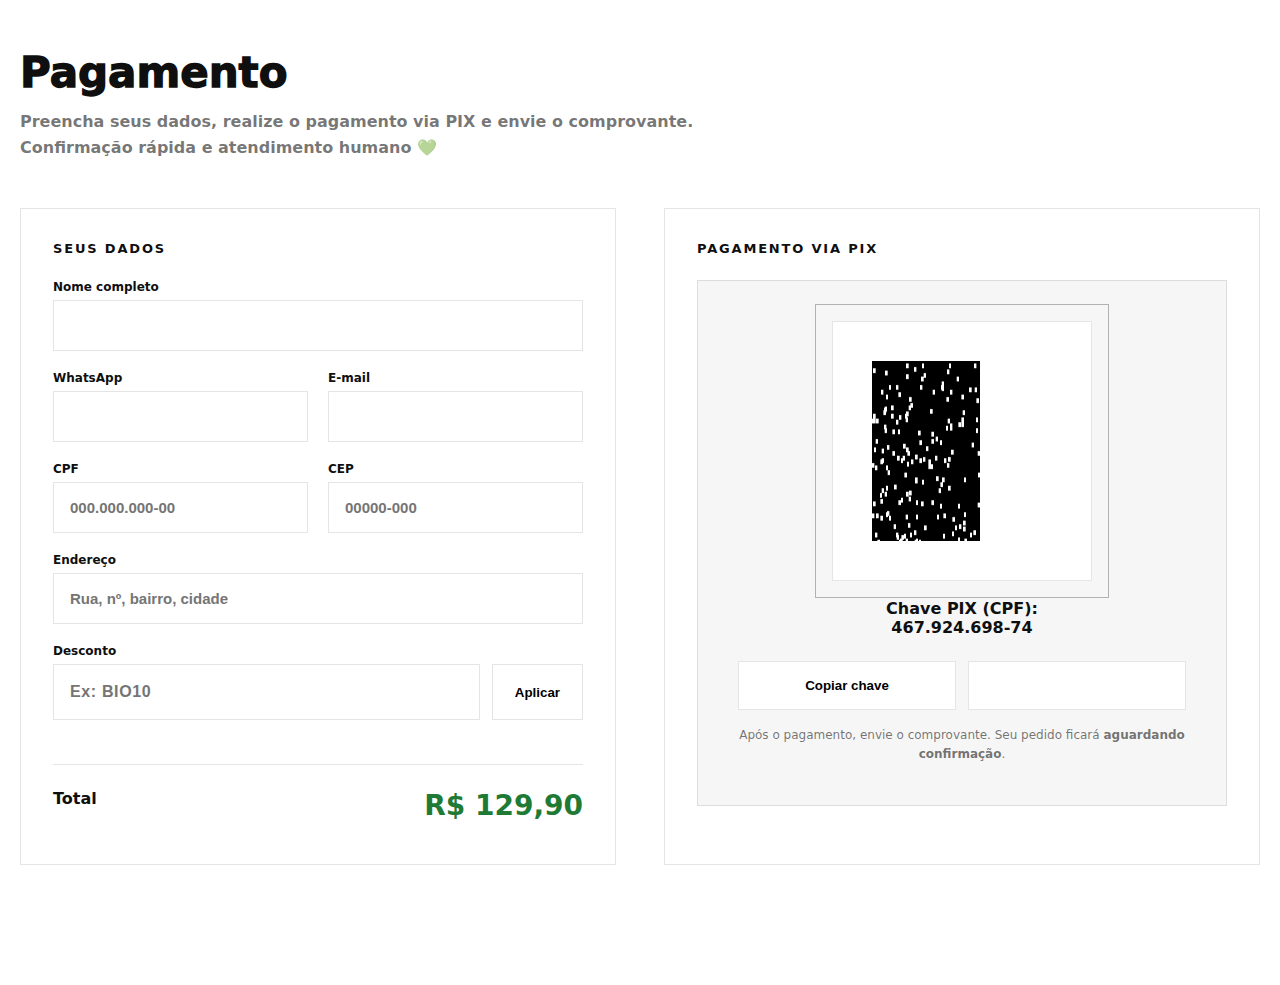
<file: pagamento.html>
<!doctype html>
<html lang="pt-BR">
  <head>
    <meta charset="UTF-8" />
    <meta name="viewport" content="width=device-width, initial-scale=1.0" />
    <title>Pagamento | BioVida</title>

    <style>
      :root {
        --ink: #0f0f10;
        --muted: rgba(0, 0, 0, 0.55);
        --line: rgba(0, 0, 0, 0.1);
        --soft: #f6f6f6;
        --green: #1e7a34;
      }

      * {
        box-sizing: border-box;
        border-radius: 0;
      }
      body {
        margin: 0;
        font-family:
          system-ui,
          -apple-system,
          Segoe UI,
          Roboto,
          Inter,
          Arial;
        color: var(--ink);
        background: #fff;
      }

      /* ===== LAYOUT GRANDE ===== */
      .page {
        max-width: 1280px;
        margin: auto;
        padding: 48px 20px 120px;
      }

      .hero {
        max-width: 720px;
        margin-bottom: 48px;
      }
      .hero h1 {
        margin: 0;
        font-size: 42px;
        font-weight: 950;
      }
      .hero p {
        margin: 12px 0 0;
        color: var(--muted);
        font-weight: 600;
        line-height: 1.6;
      }

      .grid {
        display: grid;
        grid-template-columns: 1fr 1fr;
        gap: 48px;
      }
      @media (max-width: 900px) {
        .grid {
          grid-template-columns: 1fr;
        }
      }

      /* ===== BLOCO ===== */
      .block {
        border: 1px solid var(--line);
        padding: 32px;
        background: #fff;
      }
      .block h2 {
        margin: 0 0 24px;
        font-size: 13px;
        letter-spacing: 0.14em;
        font-weight: 900;
        text-transform: uppercase;
      }

      /* ===== FORM ===== */
      .form {
        display: grid;
        grid-template-columns: 1fr 1fr;
        gap: 20px;
      }
      .full {
        grid-column: 1/-1;
      }

      label {
        font-size: 12px;
        font-weight: 900;
        margin-bottom: 6px;
        display: block;
      }

      input,
      select {
        width: 100%;
        padding: 16px;
        border: 1px solid var(--line);
        font-size: 15px;
        font-weight: 700;
      }

      input:focus,
      select:focus {
        outline: none;
        border-color: #000;
      }

      /* ===== DESCONTO ===== */
      .coupon {
        display: flex;
        gap: 12px;
      }
      .coupon input {
        height: 56px;
        font-size: 16px;
        letter-spacing: 0.04em;
      }
      .coupon button {
        height: 56px;
        padding: 0 22px;
        border: 1px solid var(--line);
        background: #fff;
        font-weight: 900;
        cursor: pointer;
      }

      /* ===== TOTAL ===== */
      .totalBox {
        margin-top: 24px;
        border-top: 1px solid var(--line);
        padding-top: 24px;
      }
      .totalRow {
        display: flex;
        justify-content: space-between;
        font-weight: 900;
        margin-bottom: 10px;
      }
      .total {
        font-size: 28px;
        color: var(--green);
      }

      /* ===== PIX ===== */
      .pixWrap {
        display: grid;
        place-items: center;
        text-align: center;
        padding: 40px;
        background: var(--soft);
        border: 1px solid var(--line);
      }

      .qrBox {
        position: relative;
        width: 260px;
        height: 260px;
        background: #fff;
        display: grid;
        place-items: center;
        border: 1px solid var(--line);
      }

      /* animação */
      .qrBox::before,
      .qrBox::after {
        content: "";
        position: absolute;
        inset: -18px;
        border: 1px solid rgba(0, 0, 0, 0.15);
        animation: ring 1.8s infinite;
      }
      .qrBox::after {
        animation-delay: 0.4s;
      }

      @keyframes ring {
        0% {
          opacity: 0;
          transform: scale(0.98);
        }
        50% {
          opacity: 0.7;
          transform: scale(1.02);
        }
        100% {
          opacity: 0;
          transform: scale(1.06);
        }
      }

      canvas {
        width: 180px;
        height: 180px;
      }

      .pixKey {
        margin-top: 18px;
        font-weight: 900;
      }

      .pixBtns {
        display: flex;
        gap: 12px;
        margin-top: 24px;
        width: 100%;
      }
      .pixBtns button {
        flex: 1;
        padding: 16px;
        border: 1px solid var(--line);
        background: #fff;
        font-weight: 900;
        cursor: pointer;
      }
      .primary {
        background: #000;
        color: #fff;
        border-color: #000;
      }

      /* ===== FOOT ===== */
      .note {
        margin-top: 16px;
        font-size: 12px;
        color: var(--muted);
        line-height: 1.6;
      }
    </style>
  </head>

  <body>
    <main class="page">
      <section class="hero">
        <h1>Pagamento</h1>
        <p>
          Preencha seus dados, realize o pagamento via PIX e envie o
          comprovante. Confirmação rápida e atendimento humano 💚
        </p>
      </section>

      <section class="grid">
        <!-- DADOS DO CLIENTE -->
        <div class="block">
          <h2>Seus dados</h2>

          <form id="form" class="form">
            <div class="full">
              <label>Nome completo</label>
              <input id="name" required />
            </div>

            <div>
              <label>WhatsApp</label>
              <input id="phone" required />
            </div>

            <div>
              <label>E-mail</label>
              <input id="email" type="email" required />
            </div>

            <div>
              <label>CPF</label>
              <input id="cpf" placeholder="000.000.000-00" required />
            </div>

            <div>
              <label>CEP</label>
              <input id="cep" placeholder="00000-000" required />
            </div>

            <div class="full">
              <label>Endereço</label>
              <input id="address" placeholder="Rua, nº, bairro, cidade" />
            </div>

            <div class="full">
              <label>Desconto</label>
              <div class="coupon">
                <input id="coupon" placeholder="Ex: BIO10" />
                <button type="button" onclick="applyCoupon()">Aplicar</button>
              </div>
            </div>

            <div class="full totalBox">
              <div class="totalRow">
                <span>Total</span>
                <span class="total" id="total">R$ 0,00</span>
              </div>
            </div>
          </form>
        </div>

        <!-- PAGAMENTO -->
        <div class="block">
          <h2>Pagamento via PIX</h2>

          <div class="pixWrap">
            <div class="qrBox">
              <canvas id="qr"></canvas>
            </div>

            <div class="pixKey">
              Chave PIX (CPF): <br /><b>467.924.698-74</b>
            </div>

            <div class="pixBtns">
              <button onclick="copyPix()">Copiar chave</button>
              <button class="primary" onclick="sendWpp()">
                Enviar comprovante
              </button>
            </div>

            <div class="note">
              Após o pagamento, envie o comprovante. Seu pedido ficará
              <b>aguardando confirmação</b>.
            </div>
          </div>
        </div>
      </section>
    </main>

    <script>
      /* ===== CONFIG ===== */
      const PIX_KEY = "46792469874";
      const STORE_WPP = "5561995289436";
      let totalValue = 129.9;

      /* ===== TOTAL ===== */
      function renderTotal() {
        document.getElementById("total").innerText = totalValue.toLocaleString(
          "pt-BR",
          { style: "currency", currency: "BRL" },
        );
      }
      renderTotal();

      /* ===== DESCONTO ===== */
      function applyCoupon() {
        const c = document.getElementById("coupon").value.toUpperCase();
        if (c === "BIO10") {
          totalValue *= 0.9;
          renderTotal();
          alert("Cupom aplicado");
        } else alert("Cupom inválido");
      }

      /* ===== QR FAKE (VISUAL) ===== */
      const ctx = document.getElementById("qr").getContext("2d");
      ctx.fillRect(0, 0, 180, 180);
      for (let i = 0; i < 200; i++) {
        ctx.clearRect(Math.random() * 180, Math.random() * 180, 4, 4);
      }

      /* ===== PIX ===== */
      function copyPix() {
        navigator.clipboard.writeText(PIX_KEY);
        alert("Chave PIX copiada");
      }

      function sendWpp() {
        const name = document.getElementById("name").value;
        if (!name) {
          alert("Preencha seus dados primeiro");
          return;
        }
        const msg = `Olá! Já realizei o pagamento.\nNome: ${name}\nTotal: ${document.getElementById("total").innerText}`;
        window.open(
          `https://wa.me/${STORE_WPP}?text=${encodeURIComponent(msg)}`,
        );
      }
    </script>
  </body>
</html>
</file>
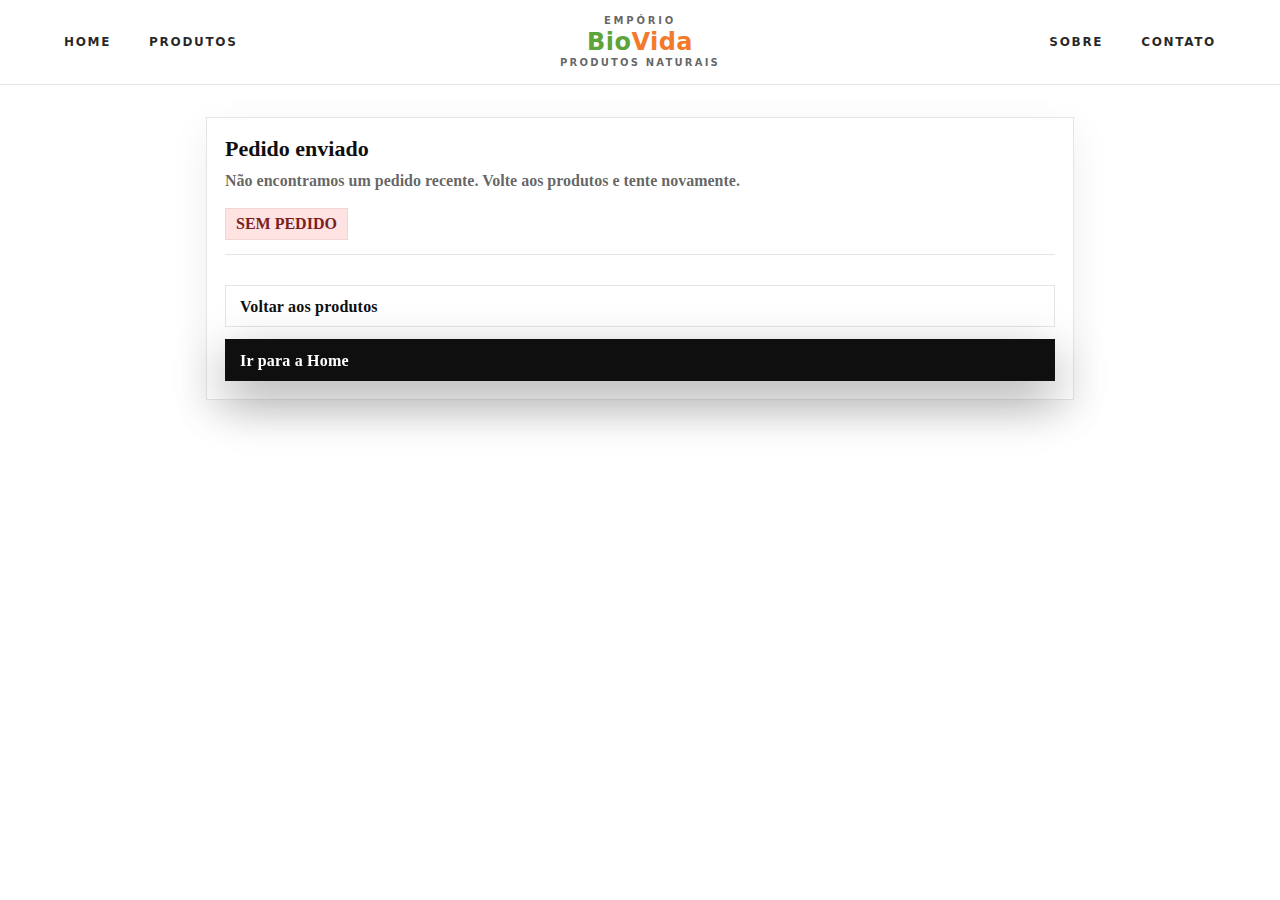
<file: pedido-enviado.html>
<!doctype html>
<html lang="pt-BR">
  <head>
    <meta charset="UTF-8" />
    <meta name="viewport" content="width=device-width, initial-scale=1.0" />
    <title>Pedido enviado | BioVida</title>
    <link rel="stylesheet" href="/style.css" />
    <style>
      :root {
        --ink: #0f0f10;
        --muted: rgba(0, 0, 0, 0.62);
        --line: rgba(0, 0, 0, 0.1);
        --soft: #f5f5f5;
        --green: #1e7a34;
      }
      * {
        box-sizing: border-box;
        border-radius: 0 !important;
      }
      body {
        margin: 0;
        background: #fff;
        color: var(--ink);
      }
      .page {
        max-width: 900px;
        margin: 0 auto;
        padding: 32px 16px 90px;
      }

      .card {
        border: 1px solid var(--line);
        padding: 18px;
        background: #fff;
      }
      .title {
        margin: 0 0 6px;
        font-size: 22px;
        font-weight: 900;
      }
      .sub {
        margin: 0 0 14px;
        color: var(--muted);
        font-weight: 700;
        line-height: 1.6;
      }

      .badge {
        display: inline-block;
        border: 1px solid var(--line);
        padding: 6px 10px;
        font-weight: 900;
        background: var(--soft);
      }
      .wait {
        background: #fff7d6;
        color: #6b5a00;
        border-color: rgba(0, 0, 0, 0.06);
      }
      .ok {
        background: #dff2df;
        color: #1e6b2f;
        border-color: rgba(0, 0, 0, 0.06);
      }
      .no {
        background: #ffe3e3;
        color: #7a1e1e;
        border-color: rgba(0, 0, 0, 0.06);
      }

      .row {
        display: flex;
        justify-content: space-between;
        gap: 12px;
        flex-wrap: wrap;
        margin-top: 14px;
      }
      .btn {
        border: 1px solid var(--line);
        background: #fff;
        color: var(--ink);
        padding: 12px 14px;
        font-weight: 900;
        cursor: pointer;
        text-decoration: none;
        display: inline-block;
      }
      .btn--primary {
        background: var(--ink);
        color: #fff;
        border-color: var(--ink);
      }

      .box {
        margin-top: 14px;
        border-top: 1px solid var(--line);
        padding-top: 14px;
      }
      .mono {
        font-family:
          ui-monospace, SFMono-Regular, Menlo, Monaco, Consolas,
          "Liberation Mono", "Courier New", monospace;
      }

      .list {
        margin-top: 10px;
        display: flex;
        flex-direction: column;
        gap: 10px;
      }
      .line {
        border: 1px solid var(--line);
        padding: 12px;
        display: flex;
        justify-content: space-between;
        gap: 12px;
      }
      .small {
        font-size: 12px;
        color: var(--muted);
        font-weight: 700;
        line-height: 1.6;
      }
      .strong {
        font-weight: 900;
      }
    </style>
  </head>

  <body>
    <header class="nav">
      <div class="nav__wrap">
        <nav class="nav__side nav__side--left">
          <a href="/index.html" class="nav__link">HOME</a>
          <a href="/mais-vendidos.html" class="nav__link">PRODUTOS</a>
        </nav>
        <a href="/index.html" class="brand" aria-label="Empório BioVida">
          <span class="brand__emp">EMPÓRIO</span>
          <span class="brand__name"
            ><span class="brand__bio">Bio</span
            ><span class="brand__vida">Vida</span></span
          >
          <span class="brand__sub">PRODUTOS NATURAIS</span>
        </a>
        <nav class="nav__side nav__side--right">
          <a href="/sobre.html" class="nav__link">SOBRE</a>
          <a href="#" class="nav__link">CONTATO</a>
        </nav>
      </div>
    </header>

    <main class="page">
      <section class="card">
        <h1 class="title">Pedido enviado</h1>
        <p class="sub" id="subtitle">
          Recebemos sua solicitação. Agora só falta anexar e enviar o
          comprovante no WhatsApp da loja.
        </p>

        <div class="row">
          <span class="badge wait" id="statusBadge"
            >AGUARDANDO CONFIRMAÇÃO</span
          >
          <span class="mono" id="orderId"></span>
        </div>

        <div class="box" id="details"></div>

        <div class="row" style="margin-top: 16px">
          <a class="btn" href="/mais-vendidos.html">Voltar aos produtos</a>
          <a class="btn btn--primary" href="/index.html">Ir para a Home</a>
        </div>
      </section>
    </main>

    <script>
      const fmt = (n) =>
        n.toLocaleString("pt-BR", { style: "currency", currency: "BRL" });

      const orderIdEl = document.getElementById("orderId");
      const details = document.getElementById("details");
      const subtitle = document.getElementById("subtitle");
      const badge = document.getElementById("statusBadge");

      let last;
      try {
        last = JSON.parse(localStorage.getItem("biovida_last_order") || "null");
      } catch {
        last = null;
      }

      if (!last) {
        badge.textContent = "SEM PEDIDO";
        badge.className = "badge no";
        subtitle.textContent =
          "Não encontramos um pedido recente. Volte aos produtos e tente novamente.";
        orderIdEl.textContent = "";
        details.innerHTML = "";
      } else {
        orderIdEl.textContent = `Pedido: ${last.id}`;

        const itemsHtml = (last.items || [])
          .map(
            (it) => `
          <div class="line">
            <div>
              <div class="strong">${it.name}</div>
              <div class="small">${it.id} • x${it.qty}</div>
            </div>
            <div class="strong">${fmt(it.price * it.qty)}</div>
          </div>
        `,
          )
          .join("");

        const t = last.totals || {};
        details.innerHTML = `
          <div class="small">
            <span class="strong">Cliente:</span> ${last.name || "-"}<br/>
            <span class="strong">Recebimento:</span> ${last.method || "-"}<br/>
            ${last.method === "Entrega" ? `<span class="strong">Endereço:</span> ${last.address || "-"}<br/><span class="strong">Região:</span> ${last.zone || "-"}<br/>` : ""}
            <span class="strong">Cupom:</span> ${last.coupon || "-"}<br/>
            <span class="strong">Obs.:</span> ${last.notes || "-"}<br/>
          </div>

          <div class="list" style="margin-top: 14px;">
            ${itemsHtml}
          </div>

          <div class="box">
            <div class="line">
              <div class="small">Subtotal</div><div class="strong">${fmt(t.sub || 0)}</div>
            </div>
            <div class="line">
              <div class="small">Frete</div><div class="strong">${fmt(t.ship || 0)}</div>
            </div>
            <div class="line">
              <div class="small">Desconto</div><div class="strong">- ${fmt(t.disc || 0)}</div>
            </div>
            <div class="line">
              <div class="small strong">Total</div><div class="strong" style="color: #1e7a34;">${fmt(t.tot || 0)}</div>
            </div>
          </div>

          <div class="small" style="margin-top: 12px;">
            Status: <span class="strong">Aguardando confirmação</span> (a loja confirma após receber o comprovante).
          </div>
        `;
      }
    </script>
  </body>
</html>
</file>
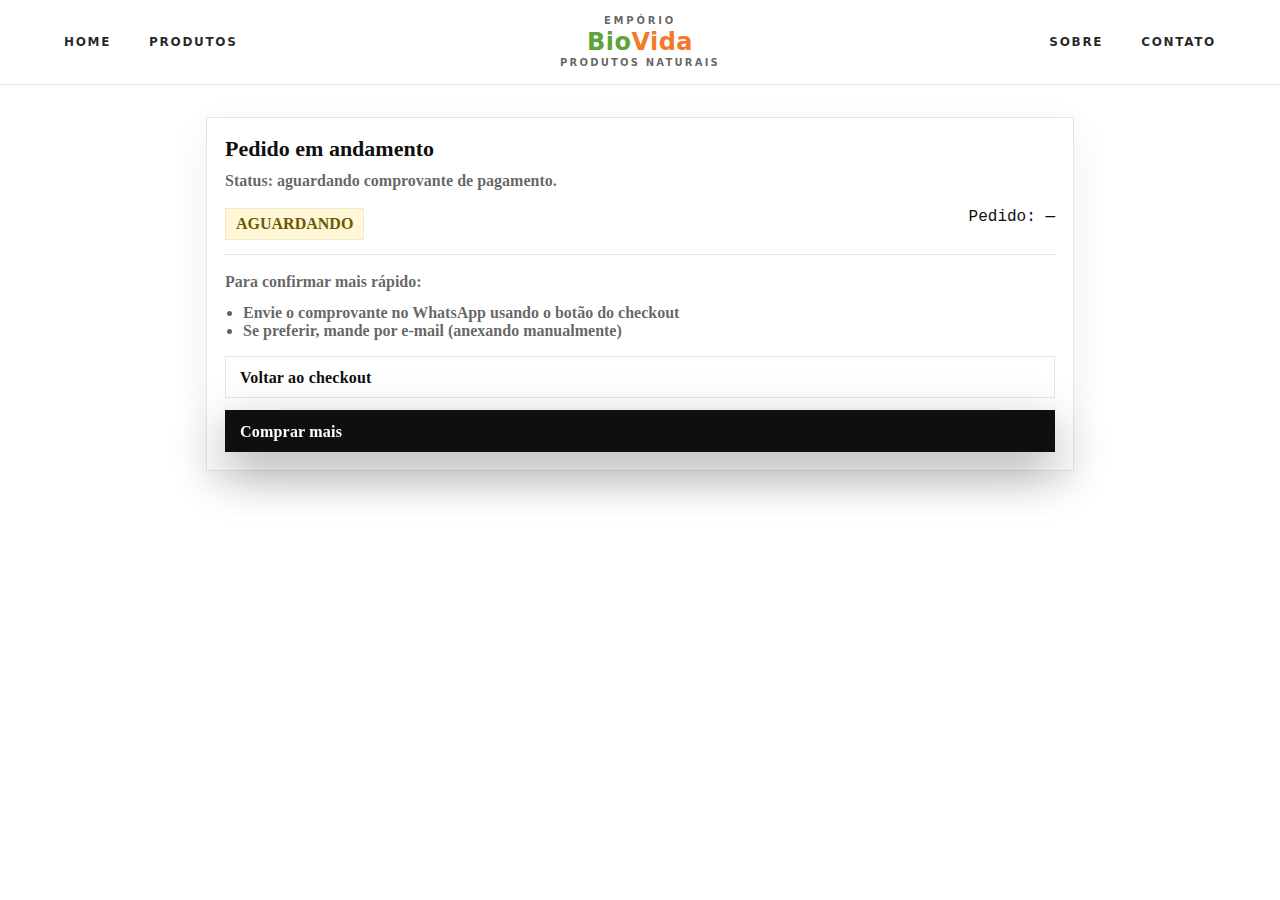
<file: pedido.html>
<!doctype html>
<html lang="pt-BR">
  <head>
    <meta charset="UTF-8" />
    <meta name="viewport" content="width=device-width, initial-scale=1.0" />
    <title>Pedido | BioVida</title>
    <link rel="stylesheet" href="/style.css" />
    <style>
      :root {
        --ink: #0f0f10;
        --muted: rgba(0, 0, 0, 0.62);
        --line: rgba(0, 0, 0, 0.1);
        --soft: #f5f5f5;
        --green: #1e7a34;
      }
      * {
        box-sizing: border-box;
        border-radius: 0 !important;
      }
      body {
        margin: 0;
        background: #fff;
        color: var(--ink);
      }
      .page {
        max-width: 900px;
        margin: 0 auto;
        padding: 32px 16px 90px;
      }
      .card {
        border: 1px solid var(--line);
        background: #fff;
        padding: 18px;
      }
      .title {
        margin: 0 0 6px;
        font-size: 22px;
        font-weight: 900;
      }
      .sub {
        margin: 0 0 14px;
        color: var(--muted);
        font-weight: 700;
        line-height: 1.6;
      }
      .badge {
        display: inline-block;
        border: 1px solid var(--line);
        padding: 6px 10px;
        font-weight: 900;
        background: var(--soft);
      }
      .wait {
        background: #fff7d6;
        color: #6b5a00;
        border-color: rgba(0, 0, 0, 0.06);
      }
      .row {
        display: flex;
        justify-content: space-between;
        gap: 12px;
        flex-wrap: wrap;
        margin-top: 14px;
      }
      .btn {
        border: 1px solid var(--line);
        background: #fff;
        color: var(--ink);
        padding: 12px 14px;
        font-weight: 900;
        cursor: pointer;
        text-decoration: none;
        display: inline-block;
      }
      .btn--primary {
        background: var(--ink);
        color: #fff;
        border-color: var(--ink);
      }
      .mono {
        font-family:
          ui-monospace, SFMono-Regular, Menlo, Monaco, Consolas,
          "Liberation Mono", "Courier New", monospace;
      }
      .box {
        margin-top: 14px;
        border-top: 1px solid var(--line);
        padding-top: 14px;
      }
      ul {
        margin: 10px 0 0;
        padding-left: 18px;
        color: var(--muted);
        font-weight: 700;
      }
    </style>
  </head>
  <body>
    <header class="nav">
      <div class="nav__wrap">
        <nav class="nav__side nav__side--left">
          <a href="/index.html" class="nav__link">HOME</a>
          <a href="/mais-vendidos.html" class="nav__link">PRODUTOS</a>
        </nav>
        <a
          href="/frontend/index.html"
          class="brand"
          aria-label="Empório BioVida"
        >
          <span class="brand__emp">EMPÓRIO</span>
          <span class="brand__name"
            ><span class="brand__bio">Bio</span
            ><span class="brand__vida">Vida</span></span
          >
          <span class="brand__sub">PRODUTOS NATURAIS</span>
        </a>
        <nav class="nav__side nav__side--right">
          <a href="/sobre.html" class="nav__link">SOBRE</a>
          <a href="#" class="nav__link">CONTATO</a>
        </nav>
      </div>
    </header>

    <main class="page">
      <section class="card">
        <h1 class="title">Pedido em andamento</h1>
        <p class="sub">Status: aguardando comprovante de pagamento.</p>

        <div class="row">
          <span class="badge wait" id="statusBadge">AGUARDANDO</span>
          <span class="mono" id="orderId">Pedido: —</span>
        </div>

        <div class="box">
          <div class="sub" style="margin: 0 0 10px">
            Para confirmar mais rápido:
          </div>
          <ul>
            <li>Envie o comprovante no WhatsApp usando o botão do checkout</li>
            <li>Se preferir, mande por e-mail (anexando manualmente)</li>
          </ul>
        </div>

        <div class="row" style="margin-top: 16px">
          <a class="btn" href="/checkout.html">Voltar ao checkout</a>
          <a class="btn btn--primary" href="/mais-vendidos.html"
            >Comprar mais</a
          >
        </div>
      </section>
    </main>

    <script>
      const params = new URLSearchParams(window.location.search);
      const order = params.get("order") || "";
      const orderIdEl = document.getElementById("orderId");

      if (order) orderIdEl.textContent = "Pedido: " + order;

      // Se tiver o resumo salvo, mantém o status no localStorage (manual)
      const last = JSON.parse(
        localStorage.getItem("biovida_last_order") || "null",
      );
      if (last && last.orderId && last.orderId === order) {
        // aqui poderia exibir mais detalhes, se quiser depois
      }
    </script>
  </body>
</html>
</file>
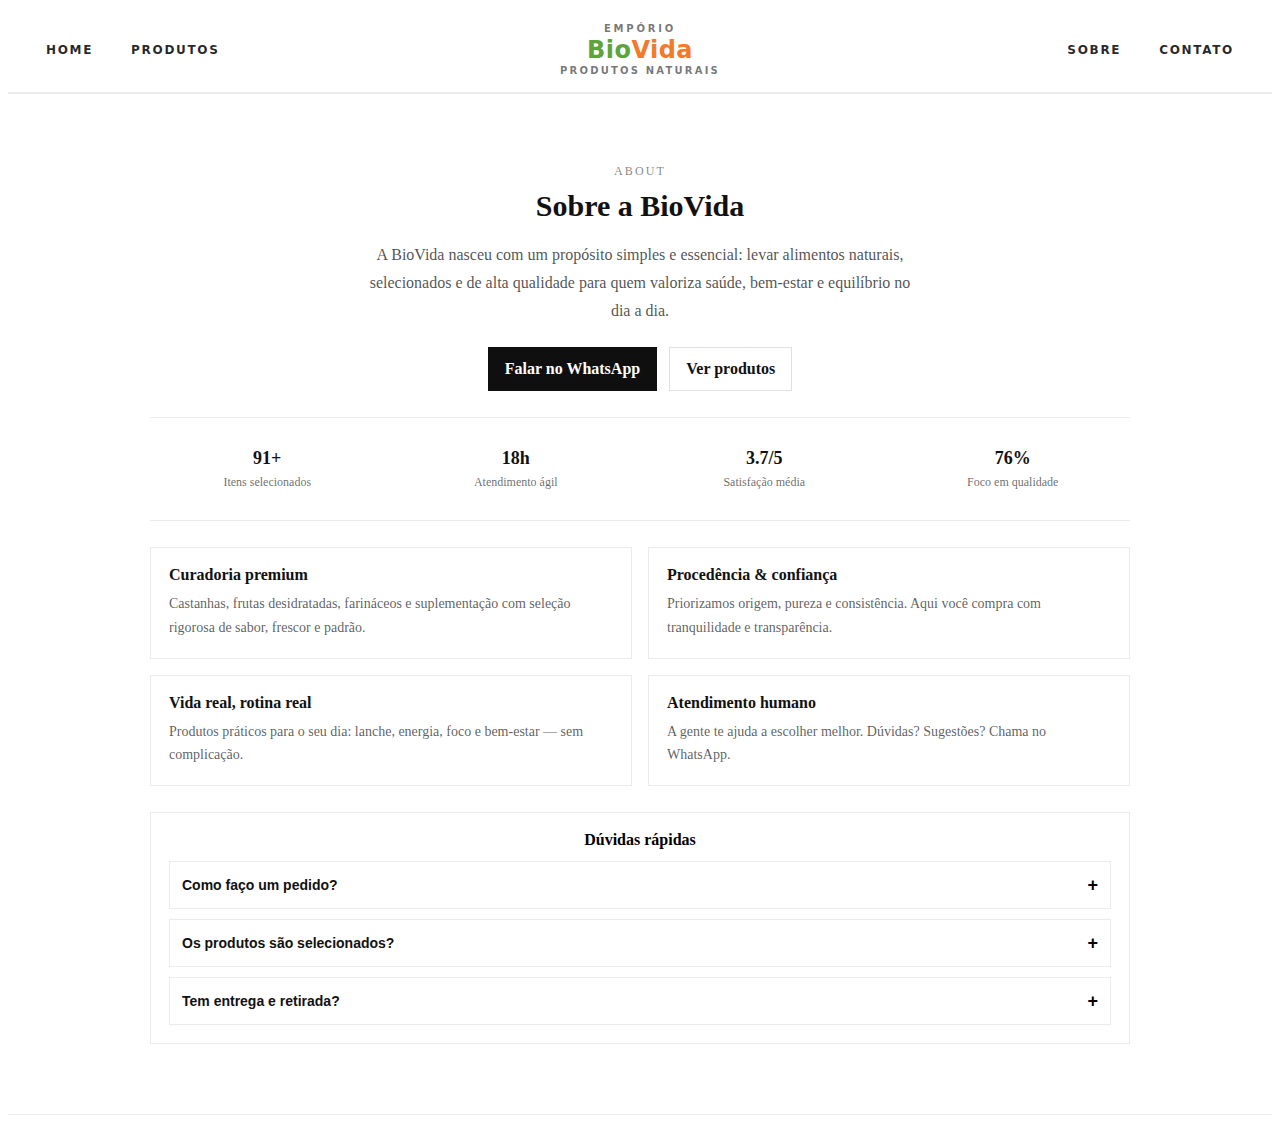
<file: sobre.html>
<!doctype html>
<html lang="en">
  <head>
    <meta charset="UTF-8" />
    <meta name="viewport" content="width=device-width, initial-scale=1.0" />
    <title>Document</title>
    <link rel="stylesheet" href="/style.css" />
  </head>
  <body>
    <header class="nav">
      <div class="nav__wrap">
        <!-- Menu esquerdo -->
        <nav class="nav__side nav__side--left">
          <a href="/index.html" class="nav__link">HOME</a>
          <a href="/produtos.html" class="nav__link">PRODUTOS</a>
        </nav>

        <!-- Logo central BioVida -->
        <a href="/index.html" class="brand" aria-label="Empório BioVida">
          <span class="brand__emp">EMPÓRIO</span>
          <span class="brand__name">
            <span class="brand__bio">Bio</span
            ><span class="brand__vida">Vida</span>
          </span>
          <span class="brand__sub">PRODUTOS NATURAIS</span>
        </a>

        <!-- Menu direito (se tiver) -->
        <nav class="nav__side nav__side--right">
          <a href="/frontend/sobre.html" class="nav__link">SOBRE</a>
          <a href="#" class="nav__link">CONTATO</a>
        </nav>
      </div>
    </header>

    <section class="sobre" id="sobre">
      <div class="sobre__wrap">
        <p class="sobre__kicker">About</p>
        <h2 class="sobre__title">Sobre a BioVida</h2>

        <p class="sobre__lead">
          A BioVida nasceu com um propósito simples e essencial: levar alimentos
          naturais, selecionados e de alta qualidade para quem valoriza saúde,
          bem-estar e equilíbrio no dia a dia.
        </p>

        <div class="sobre__cta">
          <a
            class="sbtn sbtn--primary"
            href="https://wa.me/55SEUNUMERO"
            target="_blank"
            rel="noopener"
          >
            Falar no WhatsApp
          </a>
          <a class="sbtn" href="/index.html#mais-vendidos"> Ver produtos </a>
        </div>

        <!-- stats com contador animado -->
        <div class="sobre__stats" aria-label="Números da BioVida">
          <div class="sstat">
            <div class="sstat__value">
              <span class="count" data-to="120">0</span>+
            </div>
            <div class="sstat__label">Itens selecionados</div>
          </div>
          <div class="sstat">
            <div class="sstat__value">
              <span class="count" data-to="24">0</span>h
            </div>
            <div class="sstat__label">Atendimento ágil</div>
          </div>
          <div class="sstat">
            <div class="sstat__value">
              <span class="count" data-to="4.9">0</span>/5
            </div>
            <div class="sstat__label">Satisfação média</div>
          </div>
          <div class="sstat">
            <div class="sstat__value">
              <span class="count" data-to="100">0</span>%
            </div>
            <div class="sstat__label">Foco em qualidade</div>
          </div>
        </div>

        <!-- cards valores -->
        <div class="sobre__grid" aria-label="Nossos pilares">
          <article class="sbox">
            <h3 class="sbox__title">Curadoria premium</h3>
            <p class="sbox__text">
              Castanhas, frutas desidratadas, farináceos e suplementação com
              seleção rigorosa de sabor, frescor e padrão.
            </p>
          </article>

          <article class="sbox">
            <h3 class="sbox__title">Procedência & confiança</h3>
            <p class="sbox__text">
              Priorizamos origem, pureza e consistência. Aqui você compra com
              tranquilidade e transparência.
            </p>
          </article>

          <article class="sbox">
            <h3 class="sbox__title">Vida real, rotina real</h3>
            <p class="sbox__text">
              Produtos práticos para o seu dia: lanche, energia, foco e
              bem-estar — sem complicação.
            </p>
          </article>

          <article class="sbox">
            <h3 class="sbox__title">Atendimento humano</h3>
            <p class="sbox__text">
              A gente te ajuda a escolher melhor. Dúvidas? Sugestões? Chama no
              WhatsApp.
            </p>
          </article>
        </div>

        <!-- FAQ Accordion -->
        <div class="sobre__faq" aria-label="Perguntas frequentes">
          <h3 class="sobre__subtitle">Dúvidas rápidas</h3>

          <button class="faq" type="button" aria-expanded="false">
            <span class="faq__q">Como faço um pedido?</span>
            <span class="faq__ico">+</span>
          </button>
          <div class="faq__a">
            Você pode comprar pelo site e também chamar no WhatsApp para montar
            seu pedido com recomendações.
          </div>

          <button class="faq" type="button" aria-expanded="false">
            <span class="faq__q">Os produtos são selecionados?</span>
            <span class="faq__ico">+</span>
          </button>
          <div class="faq__a">
            Sim. Trabalhamos com curadoria: priorizamos frescor, padrão e
            procedência para manter consistência de qualidade.
          </div>

          <button class="faq" type="button" aria-expanded="false">
            <span class="faq__q">Tem entrega e retirada?</span>
            <span class="faq__ico">+</span>
          </button>
          <div class="faq__a">
            Dependendo da sua região, oferecemos entrega e/ou retirada. Fale no
            WhatsApp para confirmar disponibilidade.
          </div>
        </div>
      </div>
    </section>
    <script>
      // Accordion FAQ
      document.querySelectorAll(".faq").forEach((btn) => {
        btn.addEventListener("click", () => {
          const expanded = btn.getAttribute("aria-expanded") === "true";
          const answer = btn.nextElementSibling;
          btn.setAttribute("aria-expanded", String(!expanded));
          btn.querySelector(".faq__ico").textContent = expanded ? "+" : "–";
          answer.style.display = expanded ? "none" : "block";
        });
      });

      // Contador animado (quando a seção aparece)
      const section = document.querySelector("#sobre");
      const counters = document.querySelectorAll("#sobre .count");
      let played = false;

      function animateCount(el, to) {
        const isFloat = String(to).includes(".");
        const duration = 900;
        const start = performance.now();

        function tick(t) {
          const p = Math.min((t - start) / duration, 1);
          const val = isFloat ? (to * p).toFixed(1) : Math.floor(to * p);
          el.textContent = val;
          if (p < 1) requestAnimationFrame(tick);
        }
        requestAnimationFrame(tick);
      }

      const io = new IntersectionObserver(
        (entries) => {
          entries.forEach((e) => {
            if (e.isIntersecting && !played) {
              played = true;
              counters.forEach((el) => animateCount(el, Number(el.dataset.to)));
              io.disconnect();
            }
          });
        },
        { threshold: 0.35 },
      );

      if (section) io.observe(section);
    </script>
  </body>
</html>
</file>
<file: style.css>
@import url("/style/topbar.css");
@import url("/style/header.css");
@import url("/style/nav.css");
@import url("/style/+vendidos.css");
@import url("/style/hero.css");
@import url("/style/benefits.css");
@import url("/style/promo.css");
@import url("/style/products.css");
@import url("/style/categorias.css");
@import url("/style/comentarios.css");
@import url("/style/instagram.css");
@import url("/style/premium.css");
@import url("/style/footer.css");
@import url("/style/sobre.css");
</file>
